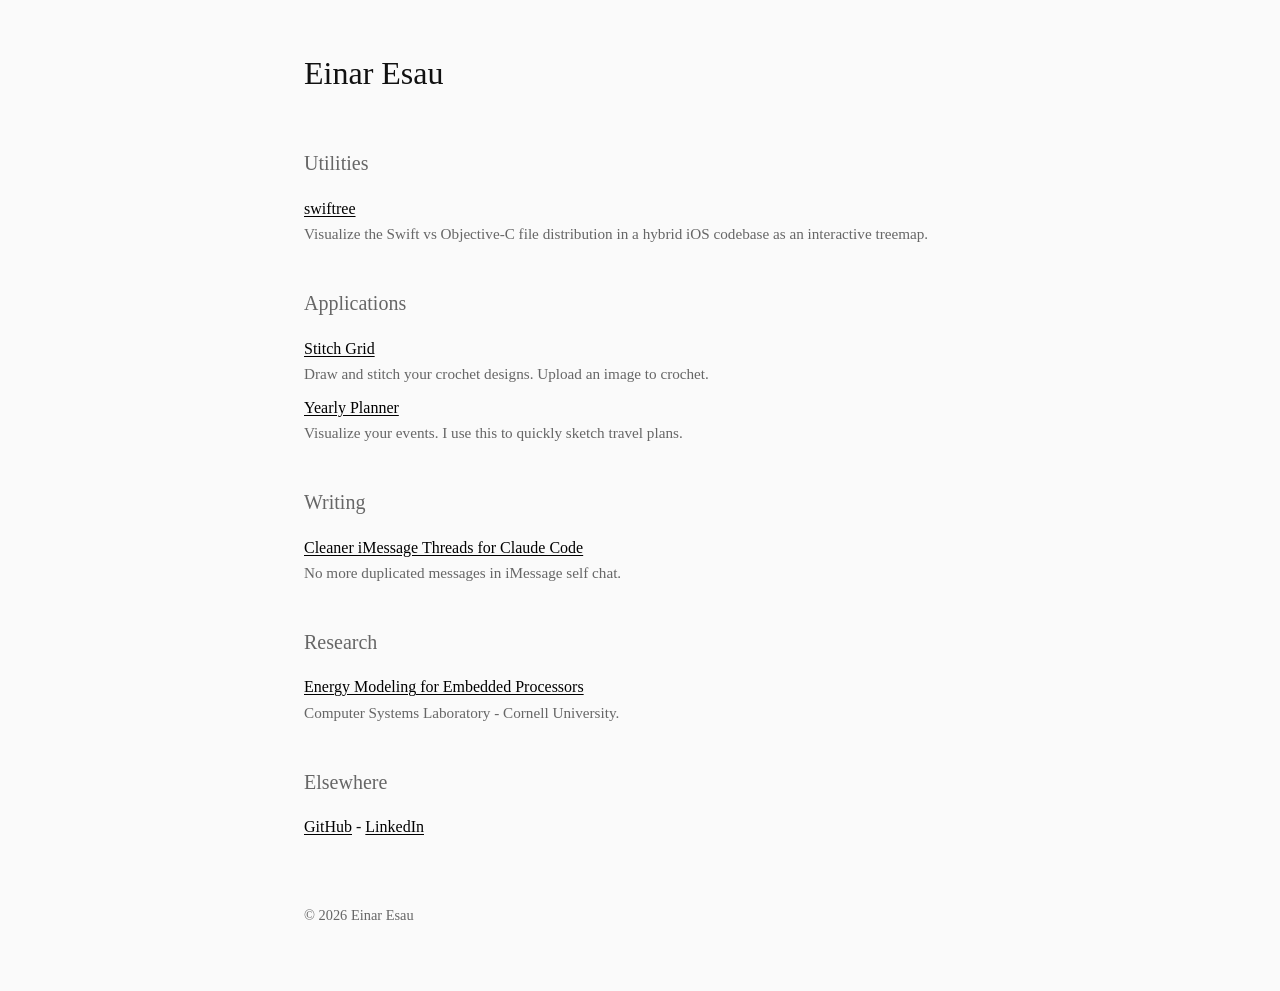
<file: index.html>
<!doctype html>
<html lang="en">
<head>
  <meta charset="utf-8">
  <title>Einar Esau</title>
  <meta name="viewport" content="width=device-width, initial-scale=1">
  <link rel="icon" type="image/png" href="/favicon/favicon-96x96.png" sizes="96x96" />
  <link rel="icon" type="image/svg+xml" href="/favicon/favicon.svg" />
  <link rel="shortcut icon" href="/favicon/favicon.ico" />
  <link rel="apple-touch-icon" sizes="180x180" href="/favicon/apple-touch-icon.png" />
  <link rel="manifest" href="/favicon/site.webmanifest" />
  <meta name="description" content="Personal website and portfolio of Einar Esau.">
  <link rel="canonical" href="https://www.einaresau.com" />
  <link rel="stylesheet" href="style.css">
</head>

<body>
  <main>
    <header>
      <h1>Einar Esau</h1>
    </header>

    <section>
      <h2>Utilities</h2>
      <ul>
        <li>
          <a href="https://github.com/eev25/swiftree">swiftree</a><br>
          <span class="section-intro">Visualize the Swift vs Objective-C file distribution in a hybrid iOS codebase as an interactive treemap.</span>
        </li>
      </ul>
    </section>

    <section>
      <h2>Applications</h2>
      <ul>
        <li>
          <a href="stitch-grid">Stitch Grid</a><br>
          <span class="section-intro">Draw and stitch your crochet designs. Upload an image to crochet.</span>
        </li>
        <li>
          <a href="planner">Yearly Planner</a><br>
          <span class="section-intro">Visualize your events. I use this to quickly sketch travel plans.</span>
        </li>
      </ul>
    </section>

    <section>
      <h2>Writing</h2>
      <ul>
        <li>
          <a href="posts/imessage-claude.html">Cleaner iMessage Threads for Claude Code</a><br>
          <span class="section-intro">No more duplicated messages in iMessage self chat.</span>
        </li>
      </ul>
    </section>

    <section>
      <h2>Research</h2>
      <ul>
        <li>
          <a href="assets/energy_model.pdf" target="_blank" rel="noopener">Energy Modeling for Embedded Processors</a><br>
          <span class="section-intro">Computer Systems Laboratory - Cornell University.</span>
        </li>
      </ul>
    </section>

    <section id="links">
      <h2>Elsewhere</h2>
      <ul>
        <a href="https://github.com/eev25">GitHub</a> - <a href="https://www.linkedin.com/in/einargrageda/">LinkedIn</a></li>
      </ul>
    </section>

    <footer>
      <p>
        © 2026 Einar Esau<br>
      </p>
    </footer>
  </main>
</body>
</html>
</file>
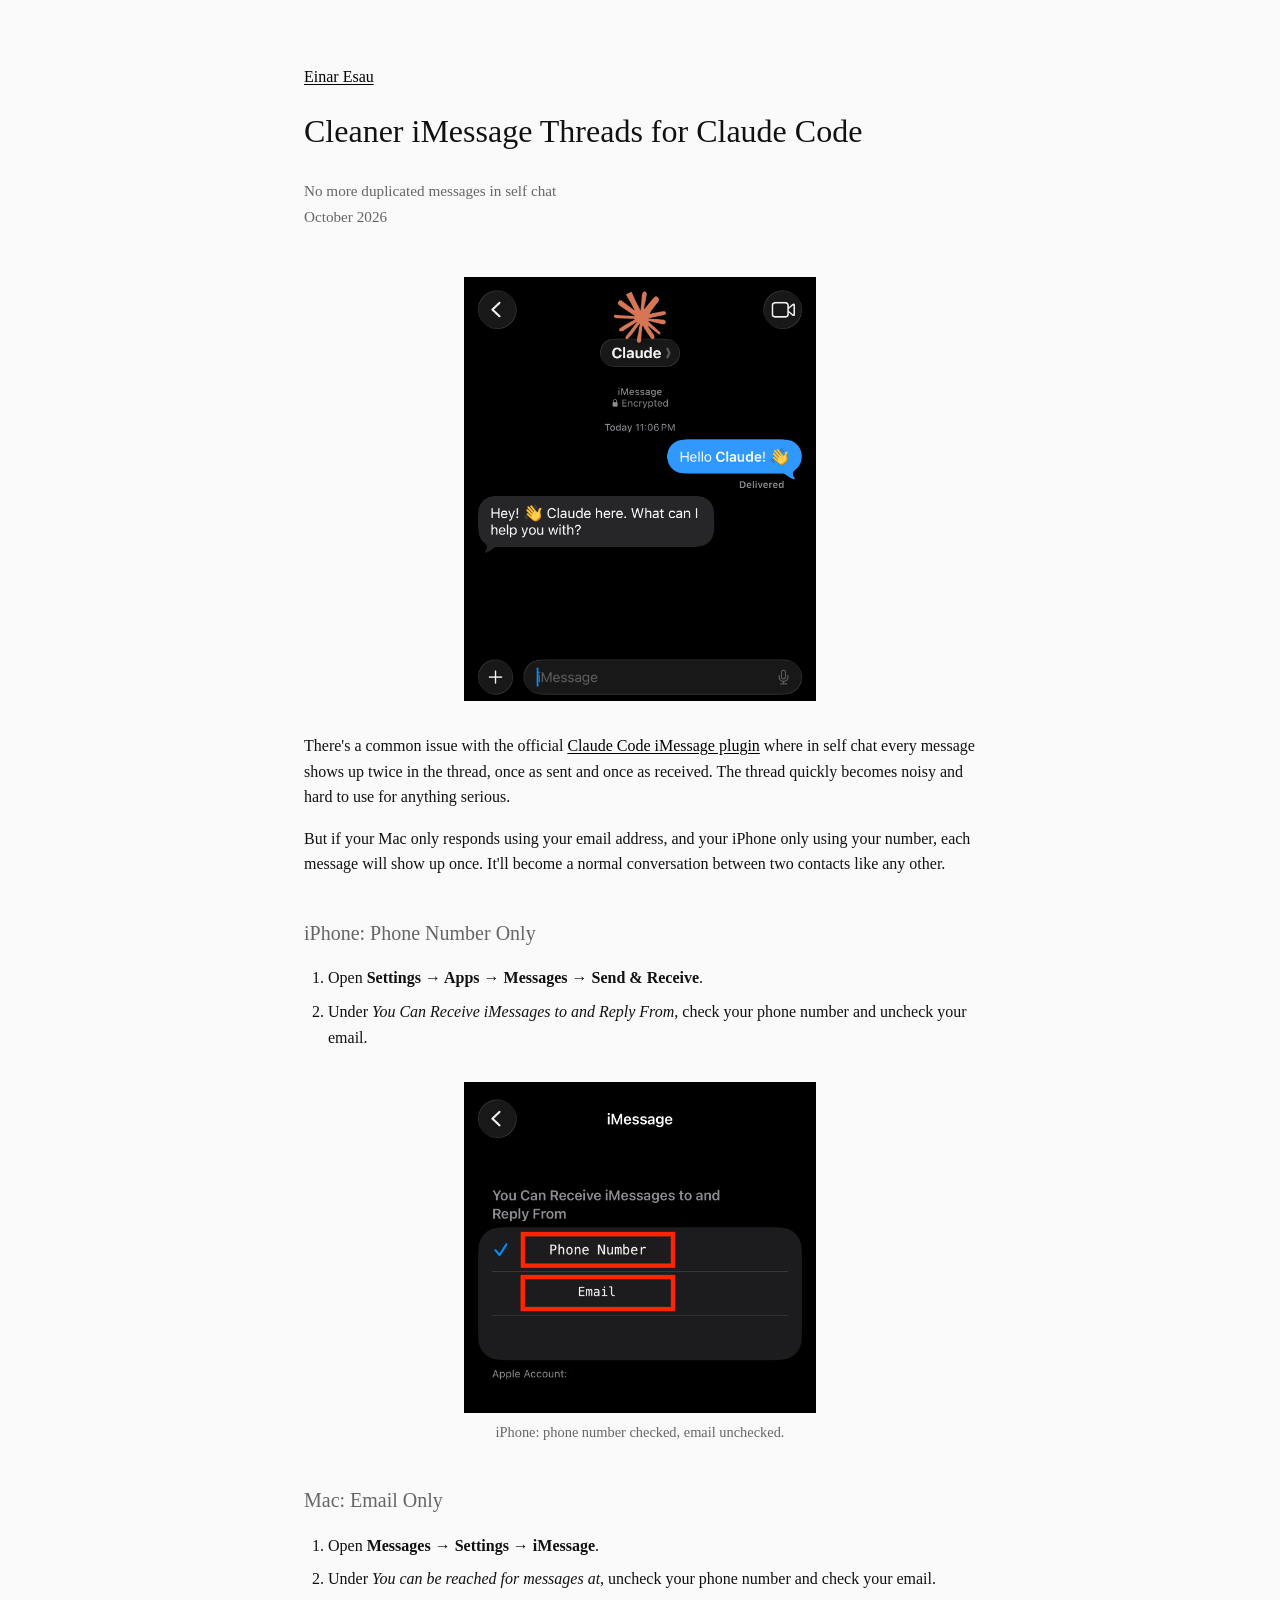
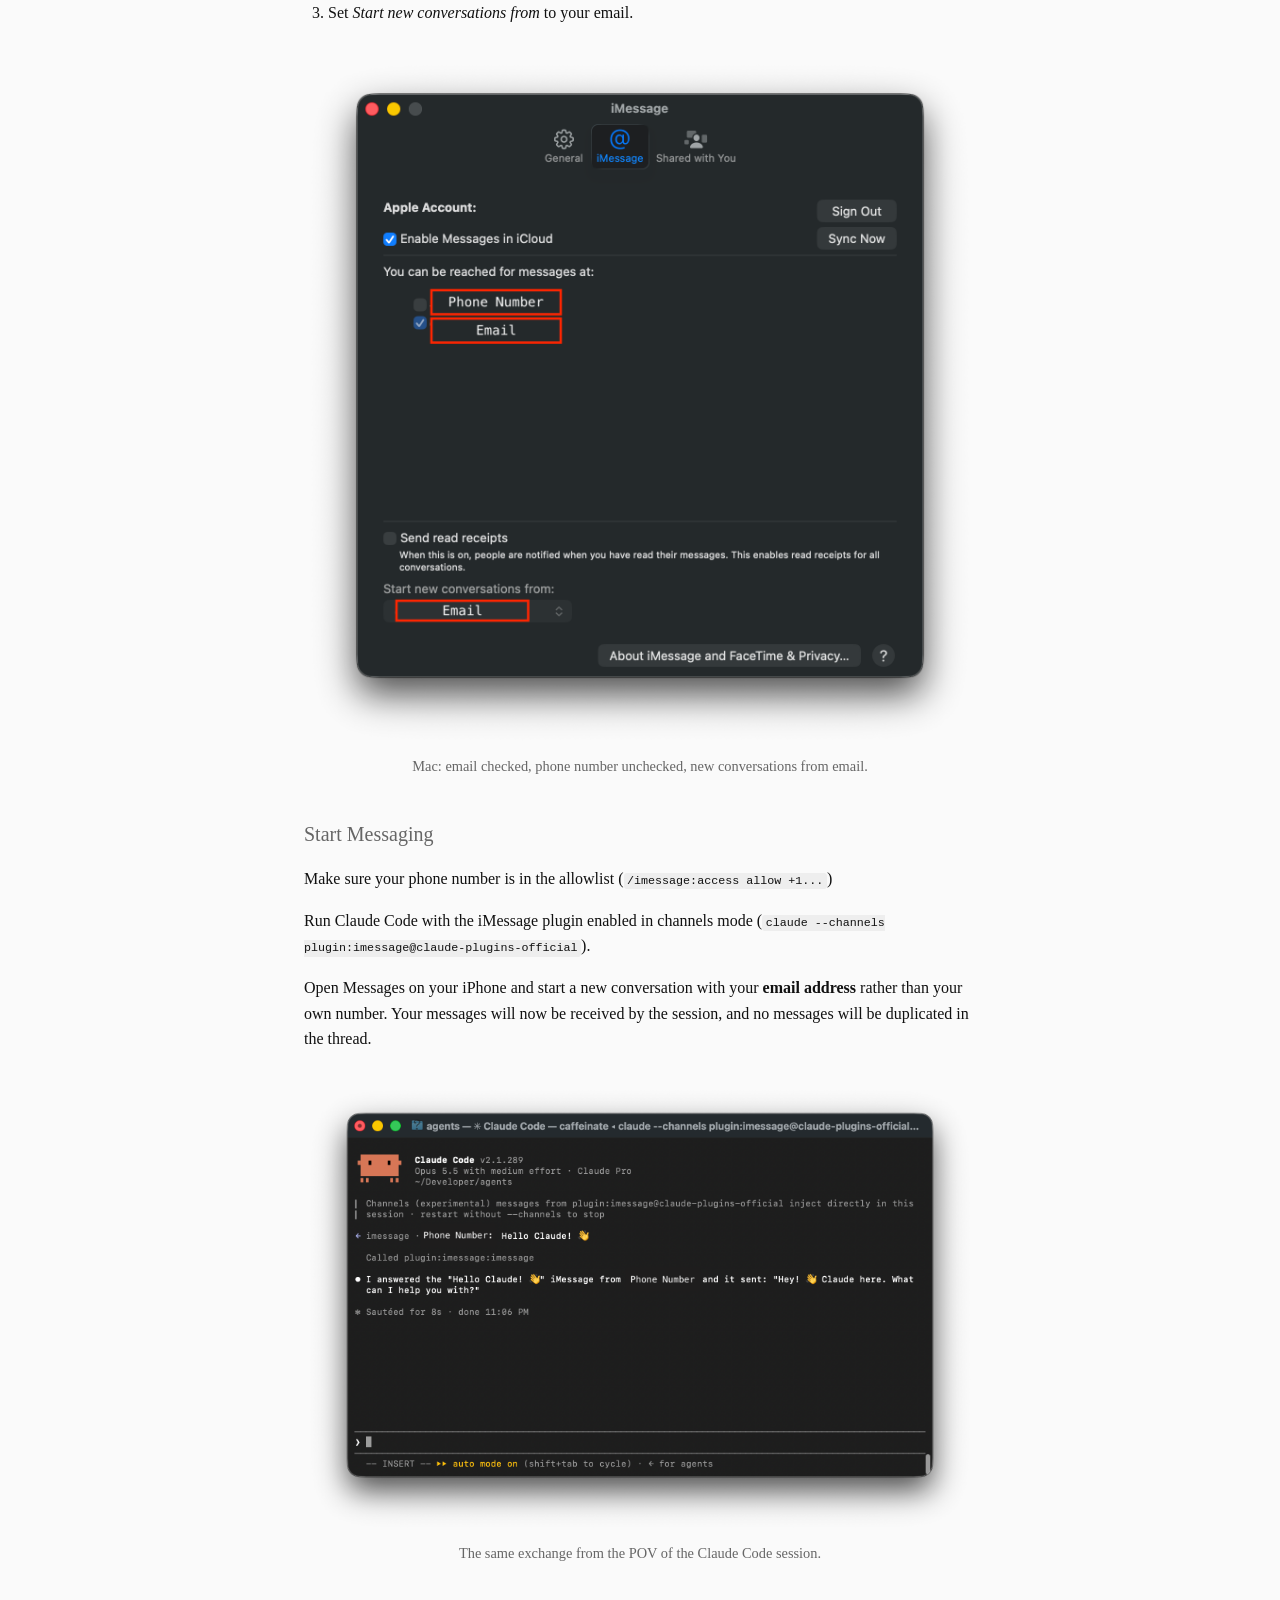
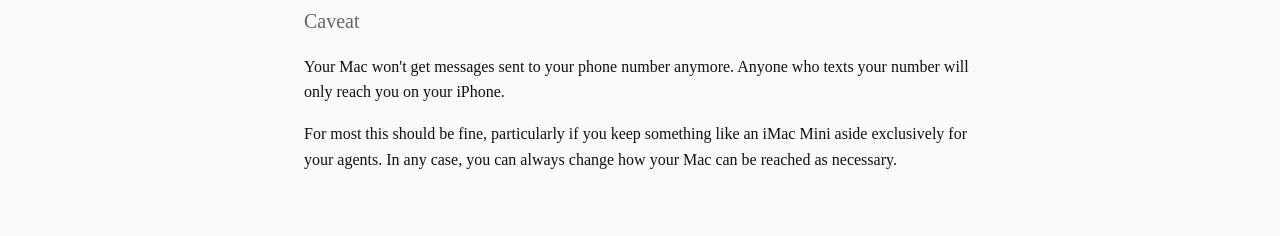
<file: posts/imessage-claude.html>
<!doctype html>
<html lang="en">
<head>
  <meta charset="utf-8">
  <title>Cleaner iMessage Threads for Claude Code | Einar Esau</title>
  <meta name="viewport" content="width=device-width, initial-scale=1">
  <link rel="icon" type="image/png" href="../favicon/favicon-96x96.png" sizes="96x96" />
  <link rel="icon" type="image/svg+xml" href="../favicon/favicon.svg" />
  <link rel="shortcut icon" href="../favicon/favicon.ico" />
  <link rel="apple-touch-icon" sizes="180x180" href="../favicon/apple-touch-icon.png" />
  <link rel="manifest" href="../favicon/site.webmanifest" />
  <meta name="description" content="Stop messages from echoing in your self-chat when using the Claude Code iMessage plugin.">
  <link rel="canonical" href="https://www.einaresau.com/posts/imessage-claude.html" />
  <link rel="stylesheet" href="../style.css">
  <style>
    figure {
      margin: 2rem 0;
    }

    figure img {
      display: block;
      max-width: 100%;
      height: auto;
      margin: 0 auto;
    }

    figure img.phone {
      max-width: 22rem;
    }

    figcaption {
      color: var(--muted);
      font-size: 0.9rem;
      text-align: center;
      margin-top: 0.5rem;
    }

    ol {
      padding-left: 1.5rem;
    }

    ol li {
      margin: 0.5rem 0;
    }

    code {
      font-size: 0.9em;
      background: #eee;
      padding: 0.1em 0.3em;
      border-radius: 3px;
    }
  </style>
</head>

<body>
  <main>
    <header>
      <p><a href="../index.html">Einar Esau</a></p>
      <h1>Cleaner iMessage Threads for Claude Code</h1>
      <span class="section-intro">No more duplicated messages in self chat<br>October 2026</span>
    </header>

    <figure>
      <img class="phone" src="imessage-claude/iphone-hello-claude.png" alt="iPhone Messages thread with a contact named Claude: one sent message and one reply, no duplicates">
    </figure>

    <p>
      There's a common issue with the official <a href="https://claude.com/marketplace/plugins/imessage" target="_blank">Claude Code iMessage plugin</a>
      where in self chat every message shows up twice in the thread, once as sent and once as received.
      The thread quickly becomes noisy and hard to use for anything serious.
    </p>

    <p>
      But if your Mac only responds using your email address, and your iPhone only using your number,  
      each message will show up once. It'll become a normal conversation between two contacts like any other.
    </p>

    <h2>iPhone: Phone Number Only</h2>

    <ol>
      <li>Open <strong>Settings &rarr; Apps &rarr; Messages &rarr; Send &amp; Receive</strong>.</li>
      <li>Under <em>You Can Receive iMessages to and Reply From</em>, check your phone number and uncheck your email.</li>
    </ol>

    <figure>
      <img class="phone" src="imessage-claude/iphone-send-receive.png" alt="iPhone Send & Receive settings with only the phone number checked">
      <figcaption>iPhone: phone number checked, email unchecked.</figcaption>
    </figure>

    <h2>Mac: Email Only</h2>

    <ol>
      <li>Open <strong>Messages &rarr; Settings &rarr; iMessage</strong>.</li>
      <li>Under <em>You can be reached for messages at</em>, uncheck your phone number and check your email.</li>
      <li>Set <em>Start new conversations from</em> to your email.</li>
    </ol>

    <figure>
      <img src="imessage-claude/mac-send-receive.png" alt="Mac Messages iMessage settings with only the email checked and new conversations starting from email">
      <figcaption>Mac: email checked, phone number unchecked, new conversations from email.</figcaption>
    </figure>

    <h2>Start Messaging</h2>

    <p>
      Make sure your phone number is in the allowlist (<code>/imessage:access allow +1...</code>)
    </p>

    <p>
      Run Claude Code with the iMessage plugin enabled in channels mode
      (<code>claude --channels plugin:imessage@claude-plugins-official</code>).
    </p>
    <p>
      Open Messages on your iPhone and start a new conversation with your <strong>email address</strong> rather than
      your own number. Your messages will now be received by the session, and no messages will be duplicated in the thread.
    </p>

    <figure>
      <img src="imessage-claude/claude-code-response.png" alt="Claude Code terminal session receiving the iMessage and replying">
      <figcaption>The same exchange from the POV of the Claude Code session.</figcaption>
    </figure>

    <h2>Caveat</h2>

    <p>
      Your Mac won't get messages sent to your phone number anymore. Anyone who texts your number
      will only reach you on your iPhone.
    </p>

    <p>
      For most this should be fine, particularly if you keep something like an iMac Mini aside exclusively for your agents.
      In any case, you can always change how your Mac can be reached as necessary.
    </p>
  </main>
</body>
</html>
</file>
<file: style.css>
:root {
      --text: #111;
      --muted: #666;
      --bg: #fafafa;
      --link: #000;
      --max-width: 42rem;
    }

    html {
      background: var(--bg);
      color: var(--text);
      font-family: Georgia, "Times New Roman", serif;
      line-height: 1.6;
    }

    body {
      margin: 0;
      padding: 3rem 1.25rem;
      display: flex;
      justify-content: center;
    }

    main {
      max-width: var(--max-width);
      width: 100%;
    }

    h1, h2 {
      font-weight: normal;
      margin-top: 2.5rem;
    }

    h1 {
      font-size: 2rem;
      margin-top: 0;
    }

    h2 {
      font-size: 1.25rem;
      color: var(--muted);
    }

    p {
      margin: 1rem 0;
    }

    ul {
      list-style: none;
      padding-left: 0;
      margin: 1rem 0;
    }

    li {
      margin: 0.5rem 0;
    }

    a {
      color: var(--link);
      text-decoration: underline;
      text-underline-offset: 0.15em;
    }

    a:hover {
      text-decoration-thickness: 2px;
    }

    header {
      margin-bottom: 3rem;
    }

    nav a {
      margin-right: 1rem;
      white-space: nowrap;
    }

    footer {
      margin-top: 4rem;
      font-size: 0.9rem;
      color: var(--muted);
    }

    .section-intro {
      color: var(--muted);
      font-size: 0.95rem;
    }
</file>
